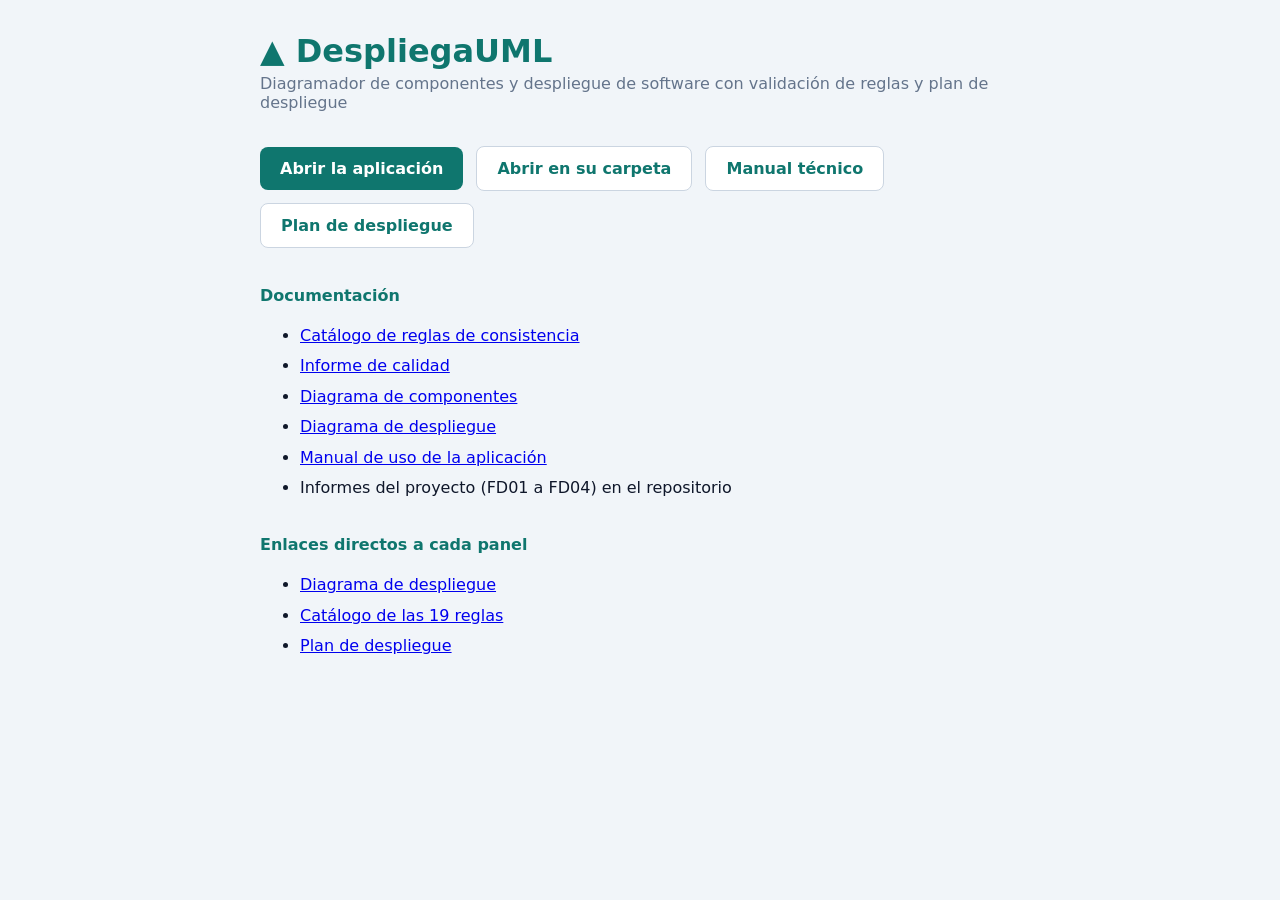
<file: index.html>
<!DOCTYPE html>
<html lang="es">
<head>
<meta charset="utf-8">
<meta name="viewport" content="width=device-width, initial-scale=1">
<title>DespliegaUML</title>
<style>
  body{font-family:"Segoe UI",system-ui,sans-serif;background:#f1f5f9;color:#0f172a;margin:0;padding:32px}
  main{max-width:760px;margin:0 auto}
  h1{color:#0f766e;margin:0 0 4px}
  .sub{color:#64748b;margin:0 0 28px}
  a.b{display:inline-block;background:#0f766e;color:#fff;text-decoration:none;
     padding:12px 20px;border-radius:8px;margin:6px 8px 6px 0;font-weight:600}
  a.b.sec{background:#fff;color:#0f766e;border:1px solid #cbd5e1}
  a.b:hover{background:#115e59}
  h2{margin-top:32px;font-size:16px;color:#0f766e}
  ul{line-height:1.9}
</style>
</head>
<body>
<main>
  <h1>▲ DespliegaUML</h1>
  <p class="sub">Diagramador de componentes y despliegue de software con
  validación de reglas y plan de despliegue</p>

  <a class="b" href="index-app.html">Abrir la aplicación</a>
  <a class="b sec" href="app/index.html">Abrir en su carpeta</a>
  <a class="b sec" href="doc/manual-tecnico.md">Manual técnico</a>
  <a class="b sec" href="doc/plan-despliegue.md">Plan de despliegue</a>

  <h2>Documentación</h2>
  <ul>
    <li><a href="doc/catalogo-reglas.md">Catálogo de reglas de consistencia</a></li>
    <li><a href="doc/informe-calidad.md">Informe de calidad</a></li>
    <li><a href="doc/diagrama-componentes.svg">Diagrama de componentes</a></li>
    <li><a href="doc/diagrama-despliegue.svg">Diagrama de despliegue</a></li>
    <li><a href="app/README.md">Manual de uso de la aplicación</a></li>
    <li>Informes del proyecto (FD01 a FD04) en el repositorio</li>
  </ul>

  <h2>Enlaces directos a cada panel</h2>
  <ul>
    <li><a href="index-app.html?vista=despliegue">Diagrama de despliegue</a></li>
    <li><a href="index-app.html?vista=reglas">Catálogo de las 19 reglas</a></li>
    <li><a href="index-app.html?vista=plan">Plan de despliegue</a></li>
  </ul>
</main>
</body>
</html>
</file>
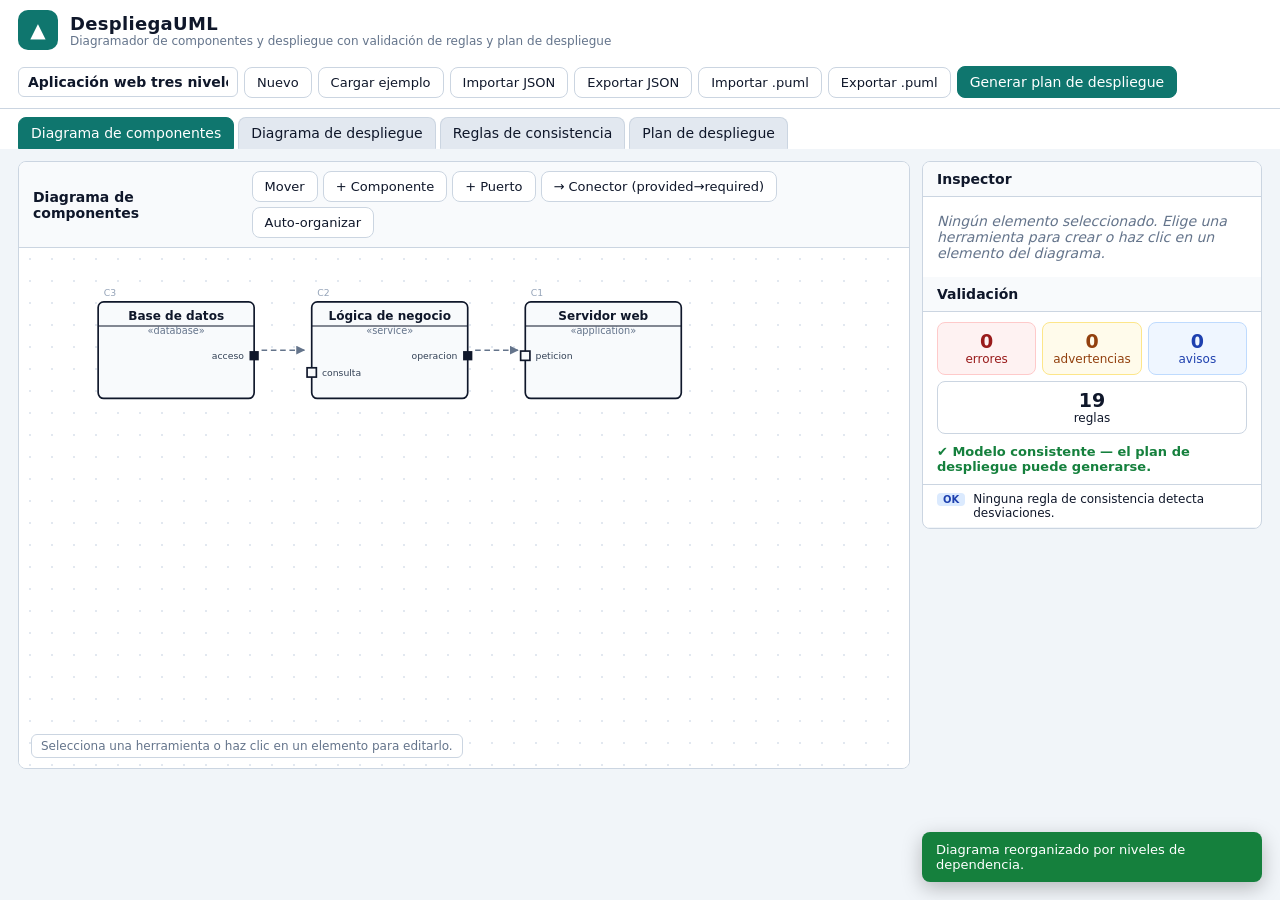
<file: app/index.html>
<!DOCTYPE html>
<html lang="es">
<head>
<meta charset="utf-8">
<meta name="viewport" content="width=device-width, initial-scale=1">
<title>DespliegaUML · Diagramador de componentes y despliegue de software</title>
<link rel="stylesheet" href="css/estilos.css">
</head>
<body>

<header class="barra">
  <div class="marca">
    <span class="logo">▲</span>
    <div>
      <h1>DespliegaUML</h1>
      <p>Diagramador de componentes y despliegue con validación de reglas y plan de despliegue</p>
    </div>
  </div>
  <div class="acciones">
    <input id="nombre-proyecto" type="text" value="Aplicación web tres niveles" aria-label="Nombre del proyecto">
    <button id="btn-nuevo" class="sec">Nuevo</button>
    <button id="btn-ejemplo" class="sec">Cargar ejemplo</button>
    <button id="btn-importar" class="sec">Importar JSON</button>
    <button id="btn-exportar" class="sec">Exportar JSON</button>
    <button id="btn-importar-puml" class="sec">Importar .puml</button>
    <button id="btn-exportar-puml" class="sec">Exportar .puml</button>
    <button id="btn-plan" class="pri">Generar plan de despliegue</button>
  </div>
</header>

<nav class="pestanas">
  <button class="pest activa" data-vista="componentes">Diagrama de componentes</button>
  <button class="pest" data-vista="despliegue">Diagrama de despliegue</button>
  <button class="pest" data-vista="reglas">Reglas de consistencia</button>
  <button class="pest" data-vista="plan">Plan de despliegue</button>
</nav>

<main>

  <!-- ============ LIENZO ============ -->
  <section class="panel lienzo">
    <div class="panel-cab">
      <h2 id="titulo-vista">Diagrama de componentes</h2>
      <div class="herramientas" id="herramientas"></div>
    </div>
    <div class="lienzo-envoltura">
      <svg id="svg" xmlns="http://www.w3.org/2000/svg"></svg>
      <div id="panel-texto" class="panel-texto oculto"></div>
      <p class="pista oculto" id="pista">Selecciona una herramienta o haz clic en un elemento para editarlo.</p>
    </div>
  </section>

  <!-- ============ INSPECTOR ============ -->
  <aside class="panel lateral">
    <div class="panel-cab"><h2>Inspector</h2></div>
    <div id="inspector" class="cuerpo">
      <p class="vacio">Ningún elemento seleccionado.</p>
    </div>

    <div class="panel-cab"><h2>Validación</h2></div>
    <div id="resumen-validacion" class="resumen"></div>
    <div id="lista-hallazgos" class="hallazgos"></div>
  </aside>
</main>

<!-- ============ DIÁLOGO DE PLAN ============ -->
<div id="modal" class="modal oculto">
  <div class="modal-caja">
    <div class="modal-cab">
      <h2>Plan de despliegue</h2>
      <div>
        <button id="btn-copiar-plan" class="sec">Copiar Markdown</button>
        <button id="btn-descargar-plan" class="sec">Descargar .md</button>
        <button id="btn-cerrar-modal" class="sec">Cerrar</button>
      </div>
    </div>
    <pre id="salida-plan"></pre>
  </div>
</div>

<input type="file" id="archivo-entrada" accept=".json,.puml" hidden>

<script src="src/modelo.js"></script>
<script src="src/reglas.js"></script>
<script src="src/plan.js"></script>
<script src="src/pruebas.js"></script>
<script src="src/vista.js"></script>
<script src="src/puml.js"></script>
<script src="src/almacen.js"></script>
<script src="src/app.js"></script>
</body>
</html>
</file>
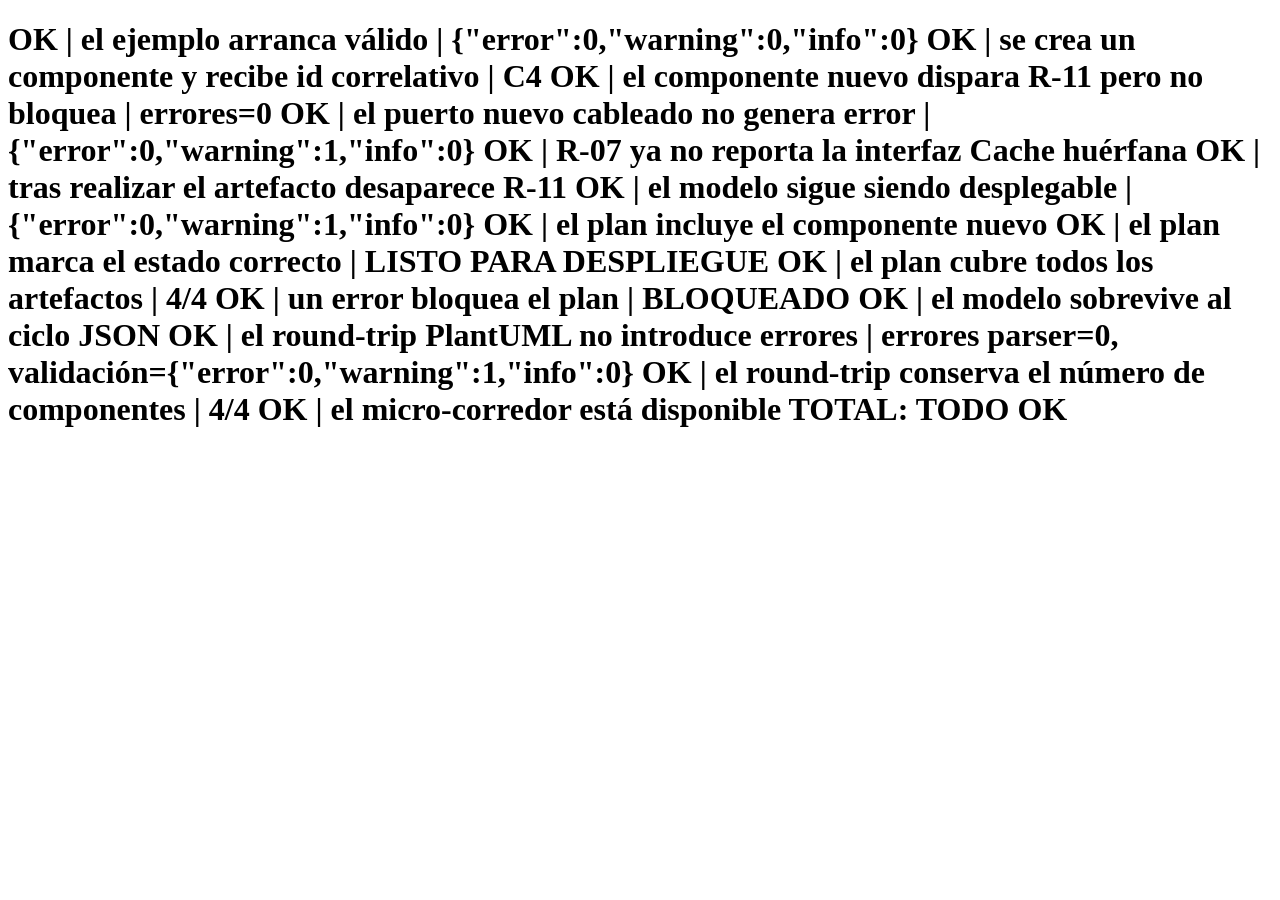
<file: tests/humo.html>
<!DOCTYPE html>
<html lang="es">
<head>
<meta charset="utf-8">
<title>Prueba de humo · DespliegaUML</title>
</head>
<body>
<h1 id="salida">ejecutando…</h1>
<script src="../src/modelo.js"></script>
<script src="../src/reglas.js"></script>
<script src="../src/plan.js"></script>
<script src="../src/pruebas.js"></script>
<script src="../src/puml.js"></script>
<script>
/* Prueba de humo: ejercita el motor igual que lo hace la interfaz y
   comprueba invariantes de uso, sin depender del DOM de la aplicación. */
var log = [], fallos = 0;
function ok(nombre, cond, detalle) {
  log.push((cond ? 'OK   ' : 'FALLA') + ' | ' + nombre + (detalle ? ' | ' + detalle : ''));
  if (!cond) fallos++;
}
try {
  var M = DPL.Modelo, F = DPL.pruebas.fabrica();

  /* 1 · arranque con el ejemplo precargado */
  var m = F.webTresNiveles();
  var v = DPL.validar(m);
  ok('el ejemplo arranca válido', v.valido, JSON.stringify(v.resumen));

  /* 2 · crear un componente nuevo como haría el usuario */
  var c = M.agregarComponente(m, { nombre: 'Cache', estereotipo: 'library', x: 100, y: 100 });
  ok('se crea un componente y recibe id correlativo', c.id === 'C4', c.id);
  var v2 = DPL.validar(m);
  ok('el componente nuevo dispara R-11 pero no bloquea', v2.valido && DPL.validar(m).hallazgos.some(function (h) { return h.regla === 'R-11'; }),
     'errores=' + v2.resumen.error);

  /* 3 · añadir puerto y conectar: el flujo de la herramienta Conector */
  M.agregarPuerto(c, { id: 'p1', nombre: 'cache', direccion: 'provided', interfaz: 'ICache' });
  var ui = m.componentes[0];
  M.agregarPuerto(ui, { id: 'p2', nombre: 'consultaCache', direccion: 'required', interfaz: 'ICache' });
  M.agregarConector(m, { desde: { componente: c.id, puerto: 'p1' }, hacia: { componente: ui.id, puerto: 'p2' } });
  var v3 = DPL.validar(m);
  ok('el puerto nuevo cableado no genera error', v3.resumen.error === 0, JSON.stringify(v3.resumen));
  ok('R-07 ya no reporta la interfaz Cache huérfana',
     !v3.hallazgos.some(function (h) { return h.regla === 'R-07' && h.mensaje.indexOf('ICache') >= 0; }));

  /* 4 · materializar el componente nuevo (flujo Realizar artefacto) */
  var art = M.agregarArtefacto(m, { nombre: 'cache.jar', tipo: 'executable', version: '1.0.0', componente: c.id });
  M.agregarRealizacion(m, { artefacto: art.id, nodo: m.nodos[0].id });
  var v4 = DPL.validar(m);
  ok('tras realizar el artefacto desaparece R-11',
     !v4.hallazgos.some(function (h) { return h.regla === 'R-11' && h.elemento === c.id; }));
  ok('el modelo sigue siendo desplegable', v4.valido, JSON.stringify(v4.resumen));

  /* 5 · plan de despliegue cubre lo nuevo */
  var plan = DPL.generarPlan(m);
  ok('el plan incluye el componente nuevo', plan.componentes.some(function (x) { return x.id === c.id; }));
  ok('el plan marca el estado correcto', plan.fase === 'LISTO PARA DESPLIEGUE', plan.fase);
  ok('el plan cubre todos los artefactos', plan.resumen.artefactosDesplegados === m.artefactos.length,
     plan.resumen.artefactosDesplegados + '/' + m.artefactos.length);

  /* 6 · introducir un error bloquea el plan (regla de decisión) */
  m.componentes[0].estereotipo = 'microservicio';
  var planMalo = DPL.generarPlan(m);
  ok('un error bloquea el plan', planMalo.fase === 'BLOQUEADO' && !planMalo.baseValidada, planMalo.fase);
  m.componentes[0].estereotipo = 'application';

  /* 7 · persistencia: JSON y PlantUML */
  var copia = M.normalizar(JSON.parse(JSON.stringify(m)));
  ok('el modelo sobrevive al ciclo JSON', DPL.validar(copia).resumen.error === DPL.validar(m).resumen.error);
  var vuelta = DPL.puml.importar(DPL.puml.exportar(m));
  ok('el round-trip PlantUML no introduce errores',
     vuelta.errores.length === 0 && DPL.validar(vuelta.modelo).resumen.error === 0,
     'errores parser=' + vuelta.errores.length + ', validación=' + JSON.stringify(DPL.validar(vuelta.modelo).resumen));
  ok('el round-trip conserva el número de componentes',
     vuelta.modelo.componentes.length === m.componentes.length,
     vuelta.modelo.componentes.length + '/' + m.componentes.length);

  /* 8 · la suite completa sigue verde */
  var t = DPL.pruebas.corredor();
  ok('el micro-corredor está disponible', typeof t.ejecutar === 'function');
} catch (e) {
  log.push('EXCEPCION | ' + e.message + ' | ' + (e.stack || '').split('\n')[1]);
  fallos++;
}
document.getElementById('salida').textContent =
  log.join('\n') + '\n\nTOTAL: ' + (fallos ? fallos + ' FALLOS' : 'TODO OK');
</script>
</body>
</html>
</file>
<file: app/css/estilos.css>
/* DespliegaUML · hoja de estilos (sin framework) */
:root {
  --fondo: #f1f5f9;
  --panel: #ffffff;
  --borde: #cbd5e1;
  --texto: #0f172a;
  --gris: #64748b;
  --acento: #0f766e;
  --acento-claro: #ccfbf1;
  --error: #dc2626;
  --warning: #d97706;
  --info: #2563eb;
  --radio: 8px;
}
* { box-sizing: border-box; }
body {
  margin: 0;
  font-family: "Segoe UI", system-ui, -apple-system, Roboto, sans-serif;
  background: var(--fondo);
  color: var(--texto);
  font-size: 14px;
}

/* ---------- Barra superior ---------- */
.barra {
  display: flex; align-items: center; justify-content: space-between;
  gap: 16px; padding: 10px 18px;
  background: var(--panel); border-bottom: 1px solid var(--borde);
  flex-wrap: wrap;
}
.marca { display: flex; align-items: center; gap: 12px; }
.logo {
  width: 40px; height: 40px; border-radius: 10px;
  background: var(--acento); color: #fff;
  display: grid; place-items: center; font-size: 20px;
}
.marca h1 { margin: 0; font-size: 18px; letter-spacing: .3px; }
.marca p { margin: 0; font-size: 12px; color: var(--gris); }
.acciones { display: flex; gap: 6px; flex-wrap: wrap; align-items: center; }

button {
  font: inherit; padding: 7px 12px; border-radius: var(--radio);
  border: 1px solid var(--borde); background: #fff; color: var(--texto);
  cursor: pointer; transition: background .12s, border-color .12s;
}
button:hover { background: #f8fafc; border-color: var(--acento); }
button.pri { background: var(--acento); color: #fff; border-color: var(--acento); }
button.pri:hover { background: #115e59; }
button.sec { font-size: 13px; }
button.mini { padding: 3px 8px; font-size: 12px; }
button.peligro { color: var(--error); border-color: #fecaca; }
button.peligro:hover { background: #fef2f2; }

input[type=text], input[type=number], select, textarea {
  font: inherit; padding: 6px 9px; border-radius: 6px;
  border: 1px solid var(--borde); background: #fff; color: var(--texto);
  max-width: 100%;
}
input:focus, select:focus, textarea:focus { outline: 2px solid var(--acento-claro); border-color: var(--acento); }
#nombre-proyecto { min-width: 220px; font-weight: 600; }

/* ---------- Pestañas ---------- */
.pestanas { display: flex; gap: 4px; padding: 8px 18px 0; background: var(--panel); }
.pest {
  border-bottom-left-radius: 0; border-bottom-right-radius: 0;
  border-bottom-color: transparent; background: #e2e8f0;
}
.pest.activa { background: var(--acento); color: #fff; border-color: var(--acento); }

/* ---------- Distribución ---------- */
main {
  display: grid; grid-template-columns: 1fr 340px;
  gap: 12px; padding: 12px 18px 24px; align-items: start;
}
@media (max-width: 1000px) { main { grid-template-columns: 1fr; } }

.panel {
  background: var(--panel); border: 1px solid var(--borde);
  border-radius: var(--radio); overflow: hidden;
}
.panel-cab {
  display: flex; align-items: center; justify-content: space-between; gap: 10px;
  padding: 9px 14px; background: #f8fafc; border-bottom: 1px solid var(--borde);
}
.panel-cab h2 { margin: 0; font-size: 14px; }
.herramientas { display: flex; gap: 5px; flex-wrap: wrap; }
.herramientas button.activo { background: var(--acento-claro); border-color: var(--acento); font-weight: 600; }

.lienzo-envoltura { position: relative; }
#svg { width: 100%; height: 520px; display: block; background:
  radial-gradient(circle, #e2e8f0 1px, transparent 1px) 0 0/22px 22px, #fff; touch-action: none; }
.panel-texto { max-height: 620px; overflow: auto; padding: 6px 4px 10px; }
.panel-texto.oculto { display: none; }
.panel-texto pre {
  margin: 0; padding: 14px 16px; font-size: 12.5px; line-height: 1.6;
  font-family: ui-monospace, Consolas, monospace; white-space: pre-wrap;
  background: #f8fafc; border: 1px solid var(--borde); border-radius: var(--radio);
}
.oculto { display: none !important; }
.pista {
  position: absolute; left: 12px; bottom: 10px; margin: 0;
  font-size: 12px; color: var(--gris); background: rgba(255,255,255,.9);
  padding: 4px 9px; border-radius: 6px; border: 1px solid var(--borde);
}

/* ---------- Inspector ---------- */
.lateral { max-height: calc(100vh - 120px); overflow-y: auto; }
.cuerpo { padding: 12px 14px; }
.vacio { color: var(--gris); font-style: italic; margin: 4px 0; }
.campo { margin-bottom: 9px; }
.campo label { display: block; font-size: 11px; text-transform: uppercase;
  letter-spacing: .5px; color: var(--gris); margin-bottom: 3px; }
.campo input, .campo select { width: 100%; }
.fila { display: flex; gap: 6px; align-items: flex-end; }
.fila > * { flex: 1; }
h3.sub { font-size: 12px; text-transform: uppercase; letter-spacing: .5px;
  color: var(--acento); margin: 14px 0 6px; border-bottom: 1px solid var(--borde); padding-bottom: 3px; }
table.mini { width: 100%; border-collapse: collapse; font-size: 12px; }
table.mini th, table.mini td { text-align: left; padding: 4px 5px; border-bottom: 1px solid #e2e8f0; }
table.mini th { color: var(--gris); font-weight: 600; }

/* ---------- Validación ---------- */
.resumen { display: flex; gap: 6px; padding: 10px 14px; flex-wrap: wrap; }
.insignia {
  flex: 1; min-width: 78px; text-align: center; padding: 8px 6px;
  border-radius: var(--radio); font-size: 12px; border: 1px solid var(--borde);
}
.insignia b { display: block; font-size: 19px; line-height: 1.1; }
.insignia.error { background: #fef2f2; border-color: #fecaca; color: #991b1b; }
.insignia.warning { background: #fffbeb; border-color: #fde68a; color: #92400e; }
.insignia.info { background: #eff6ff; border-color: #bfdbfe; color: #1e40af; }
.insignia.ok { background: #f0fdf4; border-color: #bbf7d0; color: #14532d; }
.veredicto { padding: 0 14px 10px; font-weight: 600; font-size: 13px; }
.veredicto.ok { color: #15803d; }
.veredicto.mal { color: var(--error); }

.hallazgos { max-height: 300px; overflow-y: auto; border-top: 1px solid var(--borde); }
.hallazgo { padding: 7px 14px; border-bottom: 1px solid #f1f5f9; font-size: 12px; display: flex; gap: 8px; }
.hallazgo .et { flex: none; font-weight: 700; font-size: 10px; padding: 1px 6px;
  border-radius: 4px; height: fit-content; margin-top: 1px; }
.hallazgo.error .et { background: #fee2e2; color: #991b1b; }
.hallazgo.warning .et { background: #fef3c7; color: #92400e; }
.hallazgo.info .et { background: #dbeafe; color: #1e40af; }
.hallazgo .cuerpo { padding: 0; }
.hallazgo code { background: #f1f5f9; padding: 0 4px; border-radius: 3px; font-size: 11px; }

/* ---------- Reglas ---------- */
.panel-texto .intro {
  margin: 4px 6px 12px; font-size: 13px; line-height: 1.6; color: #334155;
  background: #f0fdfa; border: 1px solid #99f6e4; border-radius: var(--radio); padding: 10px 13px;
}
.rejilla-reglas { display: grid; grid-template-columns: repeat(auto-fill, minmax(310px, 1fr)); gap: 9px; padding: 0 4px; }
.regla { border: 1px solid var(--borde); border-radius: var(--radio); background: #fff; overflow: hidden; }
.regla > header { display: flex; align-items: center; gap: 9px; padding: 8px 11px; background: #f8fafc; }
.regla .cod { font-weight: 700; color: var(--acento); font-family: ui-monospace, Consolas, monospace; }
.regla .nom { flex: 1; font-weight: 600; font-size: 13px; }
.regla .conteo { font-size: 11px; padding: 1px 8px; border-radius: 10px; background: #e2e8f0; color: #475569; white-space: nowrap; }
.regla .conteo.error { background: #fee2e2; color: #991b1b; }
.regla .conteo.warning { background: #fef3c7; color: #92400e; }
.regla .conteo.info { background: #dbeafe; color: #1e40af; }
.regla .conteo.cero { background: #dcfce7; color: #14532d; }
.regla .razon { padding: 8px 11px; font-size: 12px; color: var(--gris);
  border-top: 1px solid var(--borde); background: #fff; }

/* ---------- Modal ---------- */
.modal { position: fixed; inset: 0; background: rgba(15,23,42,.6);
  display: grid; place-items: center; z-index: 50; padding: 20px; }
.modal.oculto { display: none; }
.modal-caja { background: #fff; border-radius: 10px; width: min(960px, 100%);
  max-height: 90vh; display: flex; flex-direction: column; overflow: hidden; }
.modal-cab { display: flex; align-items: center; justify-content: space-between;
  padding: 12px 16px; border-bottom: 1px solid var(--borde); background: #f8fafc; }
.modal-cab h2 { margin: 0; font-size: 16px; }
.modal-cab div { display: flex; gap: 6px; }
#salida-plan { margin: 0; padding: 16px; overflow: auto; font-size: 12.5px;
  font-family: ui-monospace, Consolas, monospace; line-height: 1.55; white-space: pre-wrap; }

/* ---------- Toast ---------- */
#tostador { position: fixed; right: 18px; bottom: 18px; display: flex;
  flex-direction: column; gap: 8px; z-index: 80; }
.tostador-item { background: #0f172a; color: #fff; padding: 10px 14px;
  border-radius: var(--radio); font-size: 13px; box-shadow: 0 6px 20px rgba(0,0,0,.25);
  animation: entra .18s ease-out; max-width: 340px; }
.tostador-item.mal { background: var(--error); }
.tostador-item.bien { background: #15803d; }
@keyframes entra { from { opacity: 0; transform: translateY(8px); } to { opacity: 1; transform: none; } }
</file>
